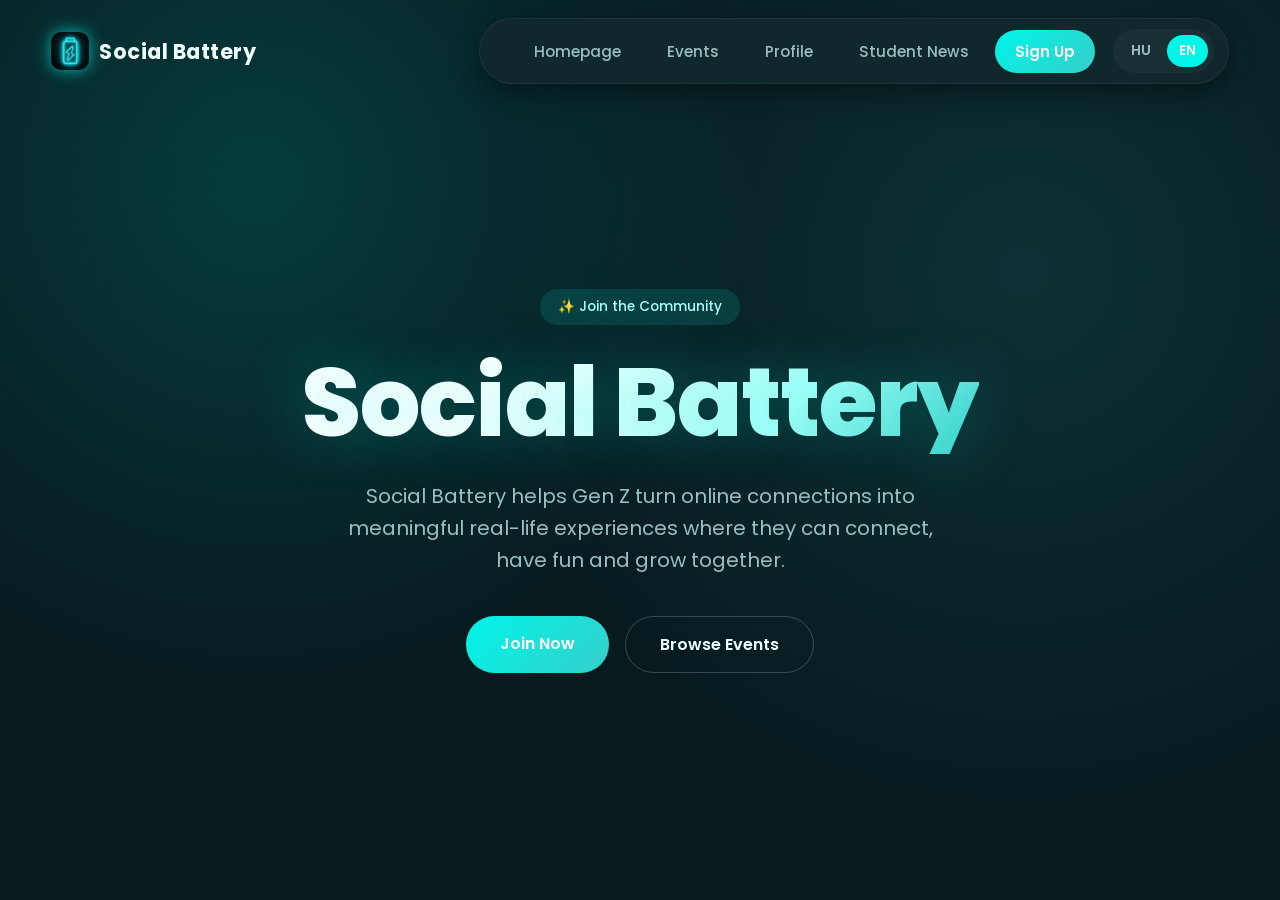
<file: index.html>
<!DOCTYPE html>
<html lang="hu">
<head>
<meta charset="UTF-8">
<meta name="viewport" content="width=device-width, initial-scale=1.0">
<title>Social Battery</title>
<!--<link rel="preconnect" href="https://fonts.googleapis.com">-->
<link href="https://fonts.googleapis.com/css2?family=Poppins:wght@300;400;500;600;700;800&display=swap" rel="stylesheet">
<link rel="stylesheet" href="stylesheet.css">

</head>
<body>

<header>
  <!-- <div class="logo"><span class="dot"></span>Social Battery</div> -->
   <a class="logo" href="index.html" aria-label="Social Battery – kezdőlap">
  <img src="logo.jpg" alt="Social Battery akkumulátor logó">
  <span>Social Battery</span>
</a>

  <nav class="desktop-nav">
    <a href="index.html" data-i18n="nav.home">Homepage</a>
    <a href="events.html" data-i18n="nav.events">Események</a>
    <a href="#profile" data-i18n="nav.profile">Profil</a>
    <a href="#news" data-i18n="nav.news">Hallgatói hírek</a>
    <a href="#signup" class="cta" data-i18n="nav.signup">Jelentkezés</a>
    <div class="lang-switch">
      <button class="lang-btn" data-lang="hu">HU</button>
      <button class="lang-btn" data-lang="en">EN</button>
    </div>
  </nav>

  <div class="burger" id="burger">
    <span></span>
    <span></span>
    <span></span>
  </div>
</header>

<div class="overlay" id="overlay"></div>

<nav class="mobile-nav" id="mobileNav">
  <a href="index.html" data-i18n="nav.home">Homepage</a>
    <a href="events.html" data-i18n="nav.events">Események</a>
    <a href="#profile" data-i18n="nav.profile">Profil</a>
    <a href="#news" data-i18n="nav.news">Hallgatói hírek</a>
    <a href="#signup" class="cta" data-i18n="nav.signup">Jelentkezés</a>
  <div class="lang-switch">
      <button class="lang-btn" data-lang="hu">HU</button>
      <button class="lang-btn" data-lang="en">EN</button>
  </div>
</nav>

<main>
  <span class="hero-badge" data-i18n="hero.badge">✨ Csatlakozz a közösséghez</span>
  <h1 class="hero-title" data-i18n="hero.title">Social Battery</h1>
  <p class="hero-sub" data-i18n="hero.subtitle">A Social Battery segít a Z generációnak abban, hogy az online kapcsolatokat tartalmas, valódi élményekké alakítsák, amelyek révén kapcsolódhatnak egymáshoz, jól érezhetik magukat és együtt fejlődhetnek.</p>
  <div class="hero-actions">
    <a href="#signup" class="btn-primary" data-i18n="cta.primary">Csatlakozom most</a>
    <a href="events.html" class="btn-secondary" data-i18n="cta.secondary">Események megtekintése</a>
  </div>
</main>

<script>
  const burger = document.getElementById('burger');
  const mobileNav = document.getElementById('mobileNav');
  const overlay = document.getElementById('overlay');

  function toggleMenu() {
    burger.classList.toggle('active');
    mobileNav.classList.toggle('open');
    overlay.classList.toggle('show');
  }

  burger.addEventListener('click', toggleMenu);
  overlay.addEventListener('click', toggleMenu);

  document.querySelectorAll('.mobile-nav a').forEach(link => {
    link.addEventListener('click', () => {
      if (mobileNav.classList.contains('open')) toggleMenu();
    });
  });

  const translations = {
  hu: {
    "nav.home": "Főoldal",
    "nav.events": "Esem&eacute;nyek",
    "nav.profile": "Profil",
    "nav.news": "Hallgat&oacute;i h&iacute;rek",
    "nav.signup": "Jelentkez&eacute;s",
    "hero.badge": "✨ Csatlakozz a közöss&eacute;ghez",
    "hero.title": "Social Battery",
    "hero.subtitle": "A Social Battery seg&iacute;t a Z gener&aacute;ci&oacute;nak abban, hogy az online kapcsolatokat tartalmas, val&oacute;di &eacute;lm&eacute;nyekk&eacute; alak&iacute;ts&aacute;k, amelyek r&eacute;v&eacute;n kapcsol&oacute;dhatnak egym&aacute;shoz, j&oacute;l &eacute;rezhetik magukat és egy&uuml;tt fejlődhetnek.",
    "cta.primary": "Csatlakozom most",
    "cta.secondary": "Esem&eacute;nyek megtekint&eacute;se"
  },
  en: {
    "nav.home": "Homepage",
    "nav.events": "Events",
    "nav.profile": "Profile",
    "nav.news": "Student News",
    "nav.signup": "Sign Up",
    "hero.badge": "✨ Join the Community",
    "hero.title": "Social Battery",
    "hero.subtitle": "Social Battery helps Gen Z turn online connections into meaningful real-life experiences where they can connect, have fun and grow together.",
    "cta.primary": "Join Now",
    "cta.secondary": "Browse Events"
  }
};
function setLanguage(lang) {
  // 1) HTML lang attrib&uacute;tum friss&iacute;t&eacute;se
  document.documentElement.lang = lang;

  // 2) Összes [data-i18n] elem szö±±½veg&eacute;nek cser&eacute;je
  document.querySelectorAll('[data-i18n]').forEach(el => {
    const key = el.getAttribute('data-i18n');
    if (translations[lang] && translations[lang][key]) {
      el.innerHTML = translations[lang][key]; // innerHTML, hogy a &eacute; stb. mű÷±½·kö±½·djen
    }
  });

  // 3) Gombok akt&iacute;v &aacute;llapot&aacute;nak friss&iacute;t&eacute;se
  document.querySelectorAll('.lang-btn').forEach(btn => {
    btn.classList.toggle('active', btn.dataset.lang === lang);
  });

  // 4) Elment&eacute;s localStorage-ba (kö±±½vetkező l&aacute;togat&aacute;skor is megmaradjon)
  localStorage.setItem('preferredLang', lang);
}

/* Inicializ&aacute;l&aacute;s: localStorage vagy böng&eacute;sző alapj&aacute;n */
function initLanguage() {
  const saved = localStorage.getItem('preferredLang');
  const browserLang = navigator.language.split('-')[0]; // pl. "hu" vagy "en"
  const defaultLang = ['hu','en'].includes(saved) ? saved
    : ['hu','en'].includes(browserLang) ? browserLang
    : 'hu';
  setLanguage(defaultLang);
}

/* Esem&eacute;nykezelő÷±½±k a gombokhoz */
document.querySelectorAll('.lang-btn').forEach(btn => {
  btn.addEventListener('click', () => setLanguage(btn.dataset.lang));
});

// Ind&iacute;t&aacute;s
initLanguage();
</script>

</body>
</html>
</file>
<file: stylesheet.css>
* { margin: 0; padding: 0; box-sizing: border-box; }

  :root {
    --bg-dark: #071b1f;
  --bg-darker: #041014;
  --accent: #00f5e9;
  --accent-2: #36cfc9;
  --text-light: #f0ffff;
  --text-muted: #9bbfc1;
  --nav-bg: #10272b;
    /* --bg-dark: #0d0f14;
    --bg-darker: #08090c;
    --accent: #7c5cff;
    --accent-2: #ff5cad;
    --text-light: #f5f6fa;
    --text-muted: #a7abbd;
    --nav-bg: #16181f; */
  }

  html, body {
    height: 100%;
    font-family: 'Poppins', sans-serif;
    background: var(--bg-dark);
    color: var(--text-light);
    overflow-x: hidden;
  }

  body {
    background:
    radial-gradient(circle at 20% 20%, rgba(0, 245, 233, 0.15), transparent 40%),
    radial-gradient(circle at 80% 30%, rgba(54, 207, 201, 0.12), transparent 45%),
    var(--bg-dark);
    /* background: radial-gradient(circle at 20% 20%, rgba(124,92,255,0.15), transparent 40%),
                radial-gradient(circle at 80% 30%, rgba(255,92,173,0.12), transparent 45%),
                var(--bg-dark); */
    min-height: 100vh;
    display: flex;
    flex-direction: column;
  }

  /* NAVBAR */
  header {
    width: 100%;
    display: flex;
    justify-content: flex-end;
    align-items: center;
    padding: 18px 4vw;
    position: relative;
    z-index: 100;
  }

  /* .logo {
    position: absolute;
    left: 4vw;
    top: 50%;
    transform: translateY(-50%);
    font-weight: 700;
    font-size: 1.3rem;
    letter-spacing: 0.5px;
    color: var(--text-light);
    display: flex;
    align-items: center;
    gap: 8px;
  }

  .logo .dot {
    width: 10px;
    height: 10px;
    border-radius: 50%;
    background: linear-gradient(135deg, var(--accent), var(--accent-2));
    display: inline-block;
    box-shadow: 0 0 12px var(--accent);
  } */

  .logo {
  position: absolute;
  left: 4vw;
  top: 50%;
  transform: translateY(-50%);
  display: inline-flex;
  align-items: center;
  gap: 10px;
  color: var(--text-light);
  font-weight: 700;
  font-size: 1.3rem;
  letter-spacing: 0.5px;
  text-decoration: none;
  white-space: nowrap;
}

.logo img {
  width: 38px;
  height: 38px;
  object-fit: cover;
  object-position: center;
  border-radius: 10px;
  filter: drop-shadow(0 0 8px rgba(0, 245, 233, 0.7));
  transition: transform 0.25s ease, filter 0.25s ease;
}

.logo:hover img {
  transform: scale(1.08);
  filter: drop-shadow(0 0 14px rgba(0, 245, 233, 1));
}

  nav.desktop-nav {
    width: 70vw;
    max-width: 750px;
    background: var(--nav-bg);
    border-radius: 999px;
    padding: 10px 14px;
    display: flex;
    justify-content: flex-end;
    align-items: center;
    gap: 6px;
    box-shadow: 0 8px 30px rgba(0,0,0,0.45);
    border: 1px solid rgba(255,255,255,0.06);
  }

  nav.desktop-nav a {
    color: var(--text-muted);
    text-decoration: none;
    font-size: 0.95rem;
    font-weight: 500;
    padding: 10px 20px;
    border-radius: 999px;
    transition: all 0.25s ease;
    white-space: nowrap;
  }

  nav.desktop-nav a:hover {
    color: var(--text-light);
    background: rgba(255,255,255,0.06);
  }

  nav.desktop-nav a.cta {
    background: linear-gradient(135deg, var(--accent), var(--accent-2));
    color: #fff;
    font-weight: 600;
  }

  nav.desktop-nav a.cta:hover {
    filter: brightness(1.1);
    box-shadow: 0 0 20px rgba(124,92,255,0.5);
  }

  /* MOBILE MENU */
  .burger {
    display: none;
    flex-direction: column;
    justify-content: center;
    align-items: center;
    gap: 5px;
    width: 46px;
    height: 46px;
    border-radius: 50%;
    background: var(--nav-bg);
    border: 1px solid rgba(255,255,255,0.08);
    cursor: pointer;
    z-index: 200;
  }

  .burger span {
    width: 20px;
    height: 2px;
    background: var(--text-light);
    border-radius: 2px;
    transition: all 0.3s ease;
  }

  .burger.active span:nth-child(1) { transform: translateY(7px) rotate(45deg); }
  .burger.active span:nth-child(2) { opacity: 0; }
  .burger.active span:nth-child(3) { transform: translateY(-7px) rotate(-45deg); }

  .mobile-nav {
    display: none;
    position: fixed;
    top: 0;
    right: 0;
    height: 100vh;
    width: min(78vw, 320px);
    background: var(--bg-darker);
    flex-direction: column;
    padding: 100px 30px 40px;
    gap: 8px;
    transform: translateX(100%);
    transition: transform 0.35s ease;
    z-index: 150;
    box-shadow: -10px 0 40px rgba(0,0,0,0.5);
  }

  .mobile-nav.open {
    transform: translateX(0);
  }

  .mobile-nav a {
    color: var(--text-muted);
    text-decoration: none;
    font-size: 1.1rem;
    font-weight: 500;
    padding: 16px 10px;
    border-bottom: 1px solid rgba(255,255,255,0.06);
    transition: color 0.2s ease;
  }

  .mobile-nav a:hover { color: var(--text-light); }

  .mobile-nav a.cta {
    margin-top: 20px;
    text-align: center;
    background: linear-gradient(135deg, var(--accent), var(--accent-2));
    color: #fff;
    border-radius: 999px;
    border: none;
    font-weight: 600;
  }

  .overlay {
    display: none;
    position: fixed;
    inset: 0;
    background: rgba(0,0,0,0.55);
    z-index: 140;
    opacity: 0;
    transition: opacity 0.3s ease;
  }

  .overlay.show {
    display: block;
    opacity: 1;
  }

  /* HERO */
  main {
    flex: 1;
    display: flex;
    flex-direction: column;
    align-items: center;
    justify-content: center;
    text-align: center;
    padding: 60px 20px 100px;
  }

  .hero-badge {
    display: inline-flex;
    align-items: center;
    gap: 8px;
    /* background: rgba(124,92,255,0.12);
    border: 1px solid rgba(124,92,255,0.35);
    color: #c9bfff; */
    background: rgba(0, 245, 233, 0.12);
    border-color: rgba(0, 245, 233, 0.35);
    color: #aafff8;
    padding: 8px 18px;
    border-radius: 999px;
    font-size: 0.85rem;
    font-weight: 500;
    margin-bottom: 28px;
  }

  h1.hero-title {
    font-size: clamp(2.8rem, 8vw, 6rem);
    font-weight: 800;
    line-height: 1.05;
    letter-spacing: -1px;
    /* background: linear-gradient(135deg, #ffffff 30%, #c9bfff 70%, var(--accent-2) 100%); */
    background: linear-gradient(
    135deg,
    #ffffff 30%,
    #aafff8 70%,
    var(--accent-2) 100%
  );
    -webkit-background-clip: text;
    background-clip: text;
    color: transparent;
    /* text-shadow: 0 0 60px rgba(124,92,255,0.25); */
    text-shadow: 0 0 60px rgba(0, 245, 233, 0.25);
    max-width: 1000px;
  }

  p.hero-sub {
    margin-top: 26px;
    max-width: 620px;
    font-size: clamp(1rem, 2vw, 1.25rem);
    color: var(--text-muted);
    line-height: 1.6;
    font-weight: 400;
  }

  .hero-actions {
    margin-top: 40px;
    display: flex;
    gap: 16px;
    flex-wrap: wrap;
    justify-content: center;
  }

  .btn-primary, .btn-secondary {
    padding: 15px 34px;
    border-radius: 999px;
    font-weight: 600;
    font-size: 1rem;
    text-decoration: none;
    transition: all 0.25s ease;
    cursor: pointer;
    border: none;
  }

  .btn-primary {
    background: linear-gradient(135deg, var(--accent), var(--accent-2));
    color: #fff;
  }

  .btn-primary:hover {
    box-shadow: 0 0 30px rgba(124,92,255,0.5);
    transform: translateY(-2px);
  }

  .btn-secondary {
    background: transparent;
    color: var(--text-light);
    border: 1px solid rgba(255,255,255,0.2);
  }

  .btn-secondary:hover {
    background: rgba(255,255,255,0.06);
    border-color: rgba(255,255,255,0.4);
  }

  .lang-switch {
    display:flex; gap:4px; margin-left:12px; padding:6px;
    background:rgba(255,255,255,0.04); border-radius:999px;
  }
  .lang-btn {
    background:transparent; border:none; color:var(--text-muted);
    font-family:inherit; font-size:0.85rem; font-weight:600; padding:6px 12px;
    border-radius:999px; cursor:pointer; transition:all 0.2s ease;
  }
  .lang-btn:hover { color:var(--text-light); background:rgba(255,255,255,0.06); }
    .lang-btn.active { background:var(--accent); color:#fff; } 

  @media (max-width: 1050px) {
    nav.desktop-nav { display: none; }
    .burger { display: flex; }
    .mobile-nav { display: flex; }
    .logo span {
    display: none;
  }

  .logo img {
    width: 42px;
    height: 42px;
  }
  }
</file>
